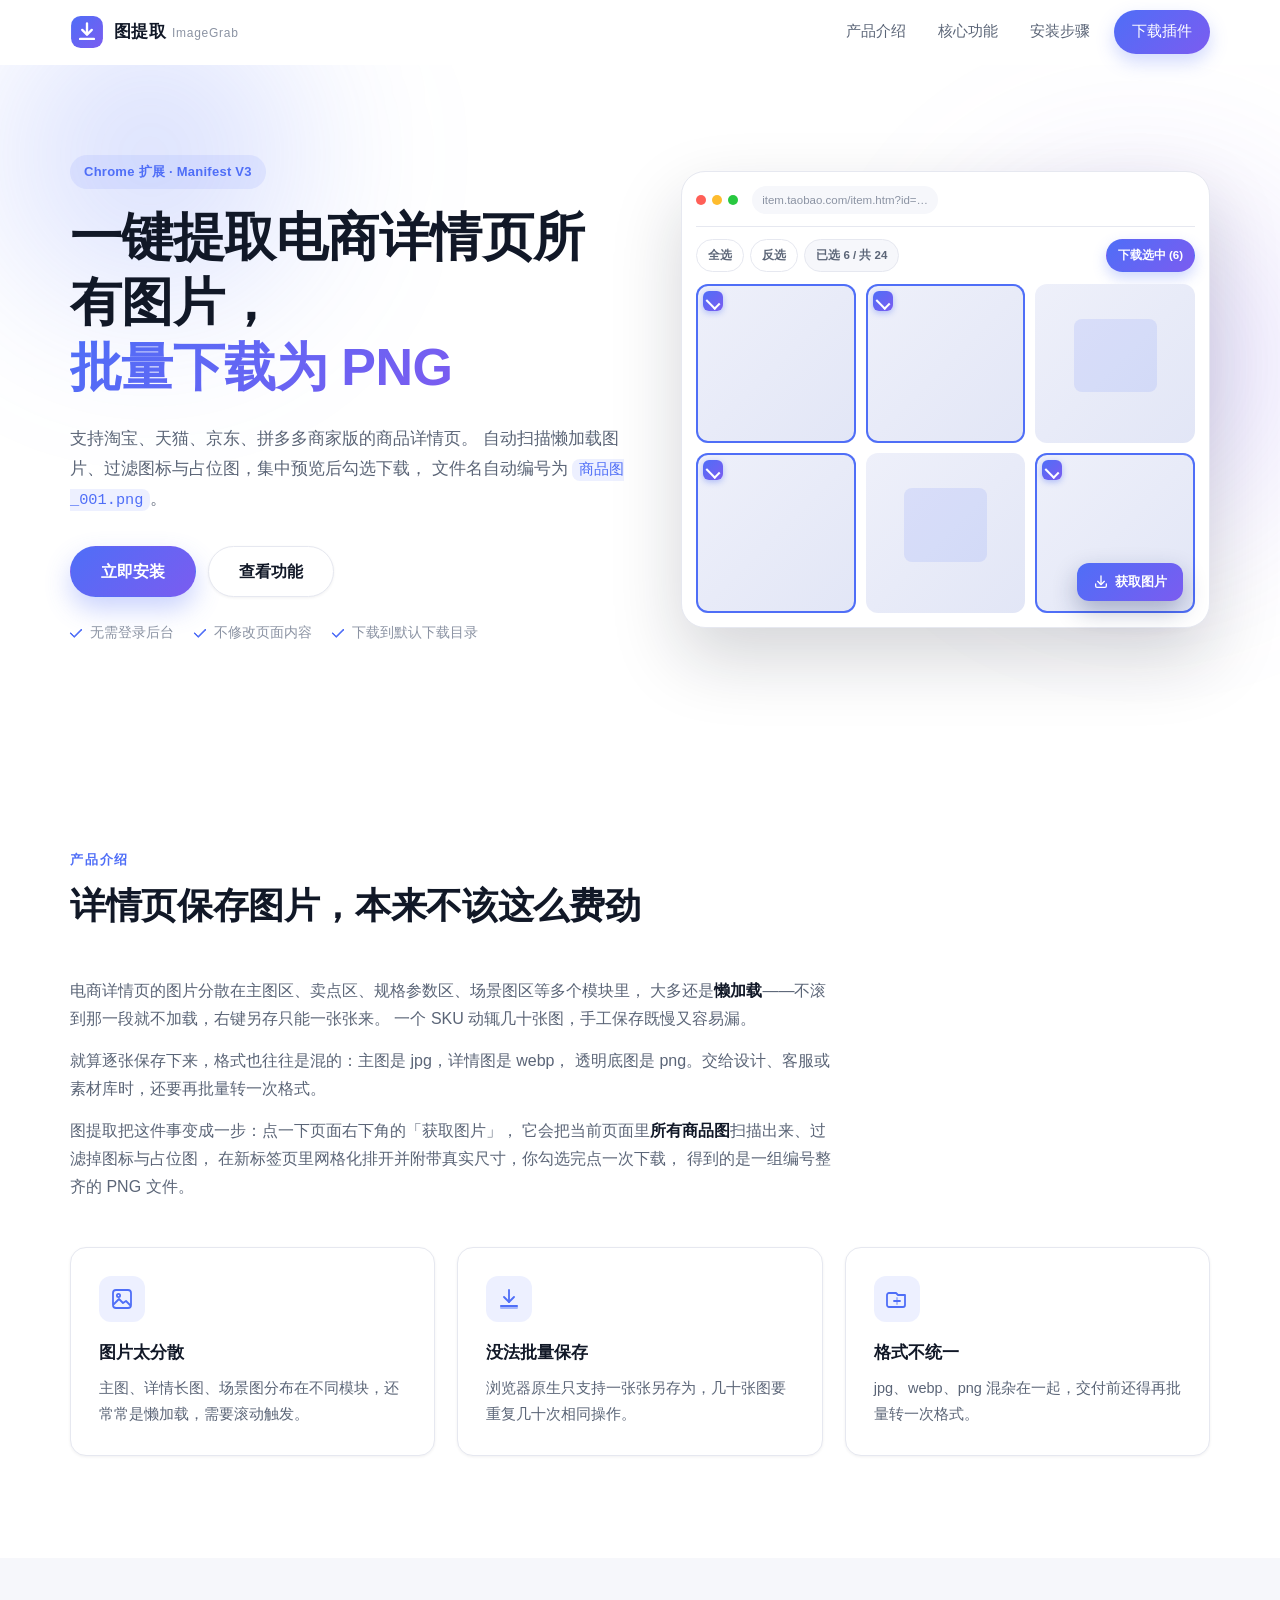
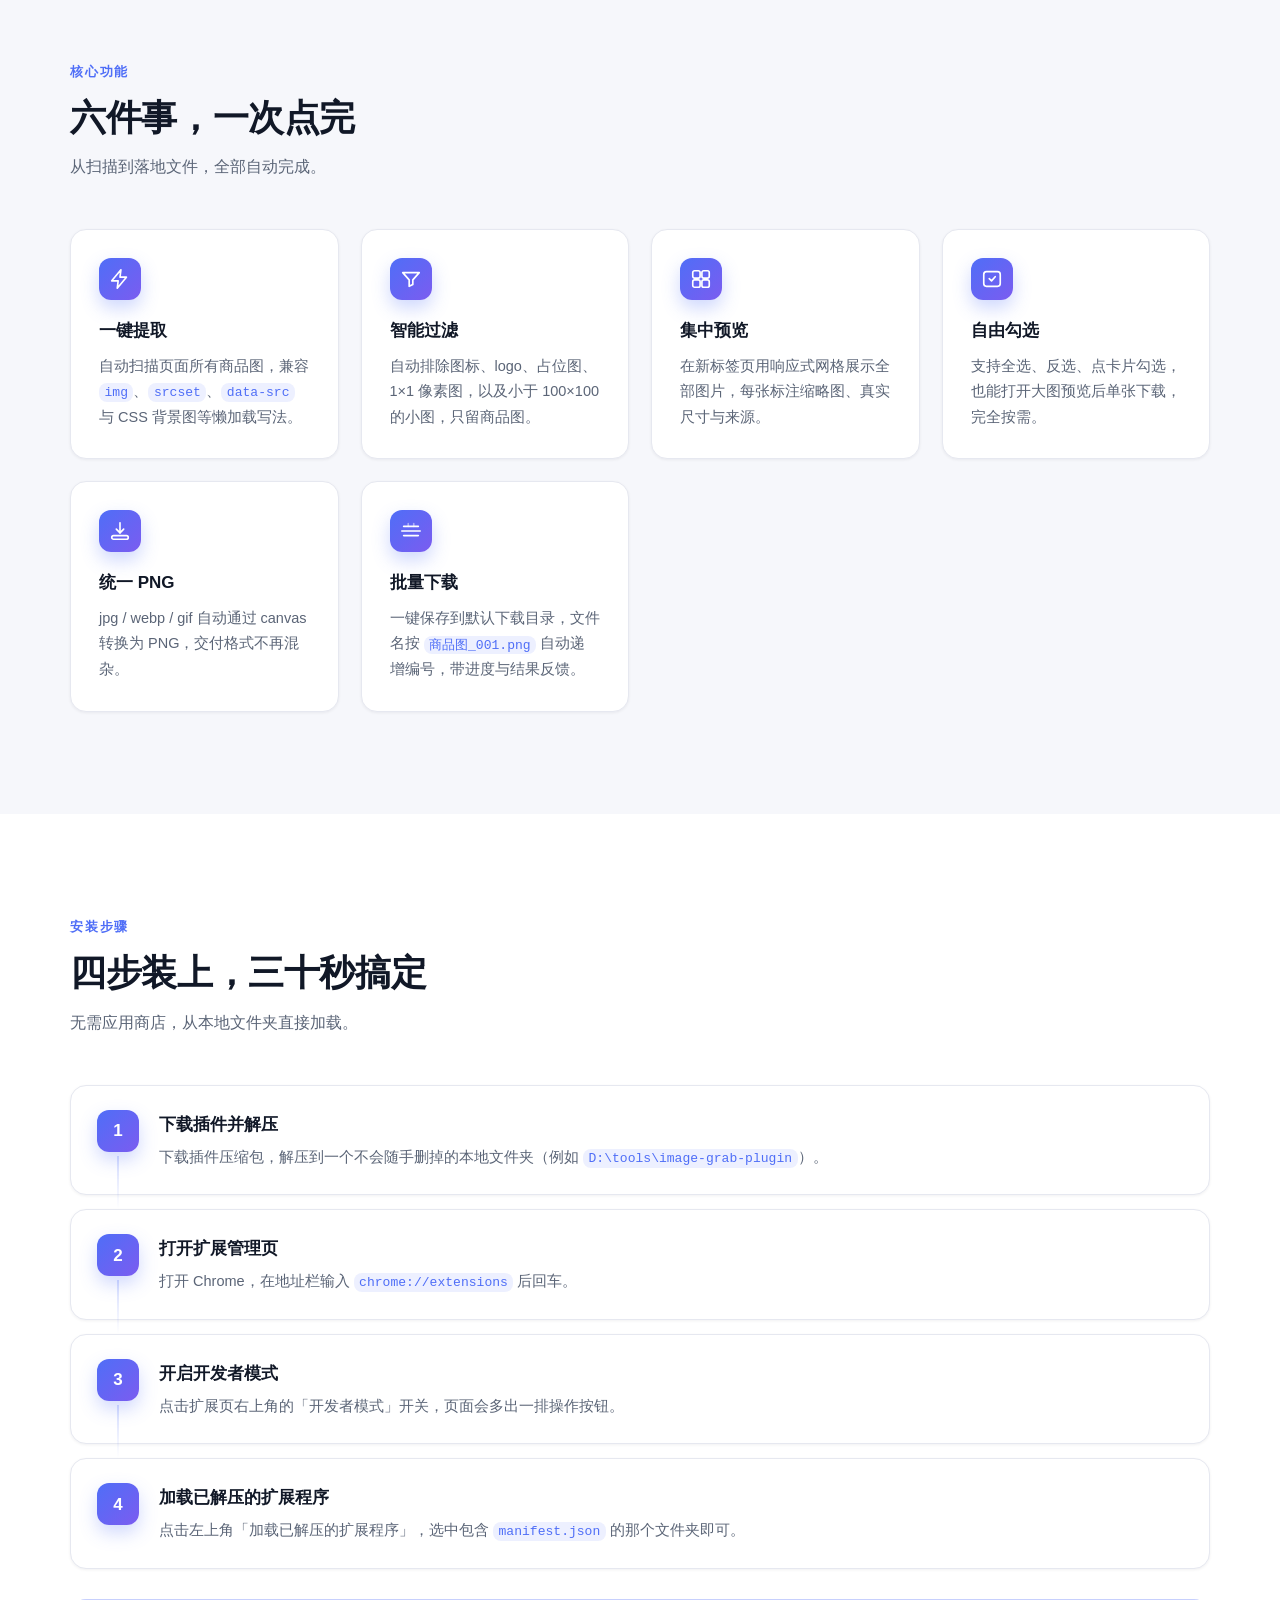
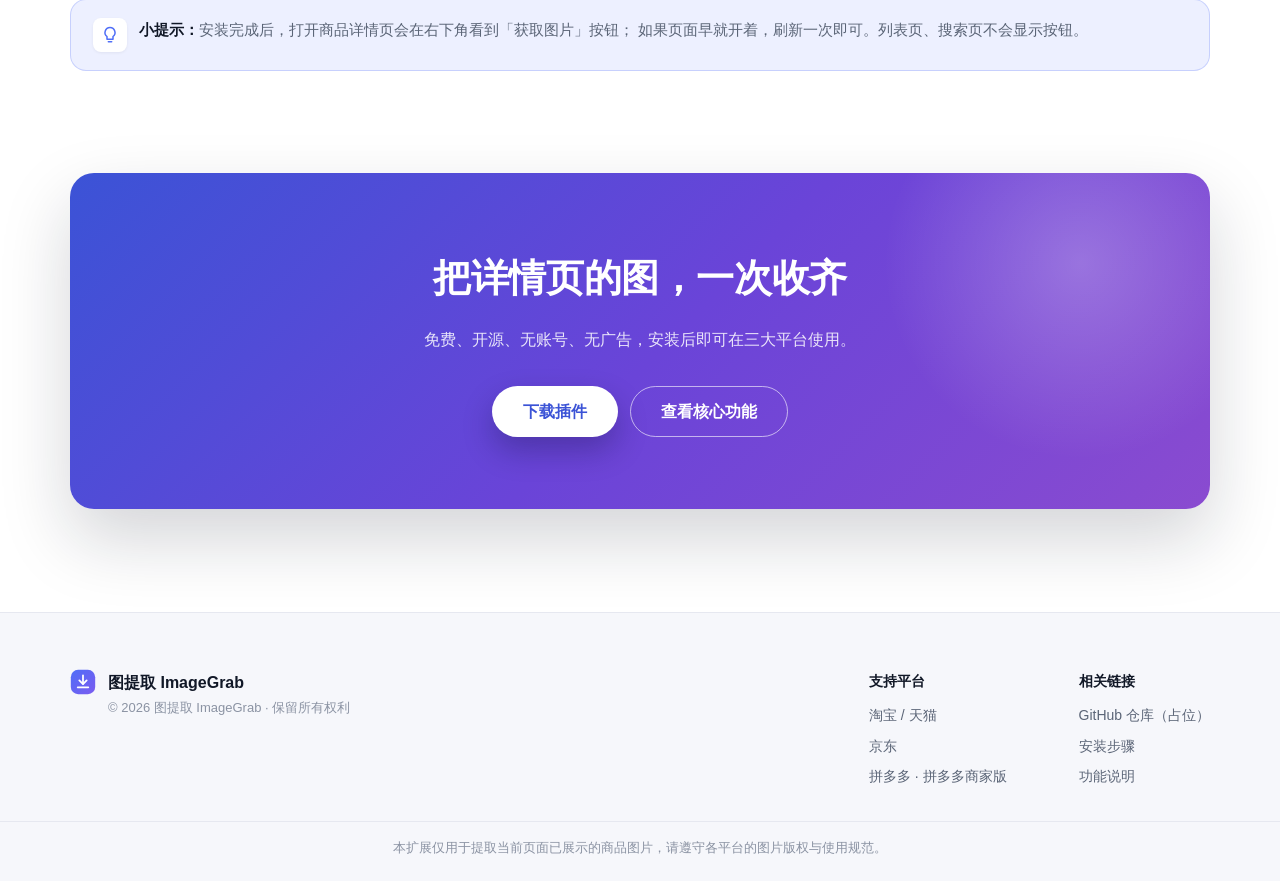
<file: docs/index.html>
<!DOCTYPE html>
<html lang="zh-CN">
<head>
  <meta charset="utf-8">
  <meta name="viewport" content="width=device-width, initial-scale=1">
  <title>图提取 ImageGrab · 一键提取电商详情页所有图片，批量下载为 PNG</title>
  <meta name="description" content="图提取 ImageGrab 是一款 Chrome 扩展：在淘宝、天猫、京东、拼多多商家版的商品详情页一键提取所有商品图片，支持智能过滤、集中预览、自由勾选与批量下载为 PNG。">
  <!-- 站点图标：内联 SVG 文件，不依赖任何外部资源 -->
  <link rel="icon" href="assets/logo.svg" type="image/svg+xml">
  <link rel="stylesheet" href="css/style.css">
</head>
<body>
  <a class="skip-link" href="#main">跳到主要内容</a>

  <!-- ==================== 1. 顶部导航栏 ==================== -->
  <header class="navbar" id="navbar">
    <div class="navbar__inner container">
      <!-- Logo：内联 SVG + 产品名 -->
      <a class="brand" href="#top" aria-label="图提取 ImageGrab 首页">
        <span class="brand__logo" aria-hidden="true">
          <svg viewBox="0 0 32 32" width="34" height="34" role="img">
            <defs>
              <linearGradient id="navBrandGrad" x1="0" y1="0" x2="1" y2="1">
                <stop offset="0%" stop-color="#4f6ef7"/>
                <stop offset="100%" stop-color="#7b5cf0"/>
              </linearGradient>
            </defs>
            <rect x="1" y="1" width="30" height="30" rx="9" fill="url(#navBrandGrad)"/>
            <path d="M16 8v10" stroke="#fff" stroke-width="2.2" stroke-linecap="round"/>
            <path d="m11.5 14 4.5 4.5 4.5-4.5" fill="none" stroke="#fff"
                  stroke-width="2.2" stroke-linecap="round" stroke-linejoin="round"/>
            <path d="M9.5 22.5h13" stroke="#fff" stroke-width="2.2" stroke-linecap="round"/>
          </svg>
        </span>
        <span class="brand__text">
          <strong class="brand__name">图提取</strong>
          <em class="brand__en">ImageGrab</em>
        </span>
      </a>

      <!-- 桌面端锚点导航 / 移动端汉堡菜单 -->
      <button class="nav-toggle" id="navToggle" type="button"
              aria-label="展开导航菜单" aria-controls="navMenu" aria-expanded="false">
        <span class="nav-toggle__bar"></span>
        <span class="nav-toggle__bar"></span>
        <span class="nav-toggle__bar"></span>
      </button>

      <nav class="nav" id="navMenu" aria-label="主导航">
        <ul class="nav__list">
          <li><a class="nav__link" href="#about">产品介绍</a></li>
          <li><a class="nav__link" href="#features">核心功能</a></li>
          <li><a class="nav__link" href="#install">安装步骤</a></li>
          <li><a class="nav__link nav__link--cta" href="#download">下载插件</a></li>
        </ul>
      </nav>
    </div>
  </header>

  <main id="main">
    <!-- ==================== 2. Hero 首屏 ==================== -->
    <section class="hero" id="top">
      <div class="hero__glow hero__glow--a" aria-hidden="true"></div>
      <div class="hero__glow hero__glow--b" aria-hidden="true"></div>

      <div class="hero__inner container">
        <div class="hero__copy reveal">
          <p class="hero__eyebrow">Chrome 扩展 · Manifest V3</p>
          <h1 class="hero__title">
            一键提取电商详情页所有图片，<br class="only-desktop">
            <span class="text-grad">批量下载为 PNG</span>
          </h1>
          <p class="hero__sub">
            支持淘宝、天猫、京东、拼多多商家版的商品详情页。
            自动扫描懒加载图片、过滤图标与占位图，集中预览后勾选下载，
            文件名自动编号为 <code>商品图_001.png</code>。
          </p>

          <div class="hero__actions">
            <!-- 主按钮：滚动到安装步骤 -->
            <a class="btn btn--primary btn--lg" href="#install">立即安装</a>
            <!-- 次按钮：滚动到核心功能 -->
            <a class="btn btn--ghost btn--lg" href="#features">查看功能</a>
          </div>

          <ul class="hero__facts">
            <li>无需登录后台</li>
            <li>不修改页面内容</li>
            <li>下载到默认下载目录</li>
          </ul>
        </div>

        <!-- 插件界面示意图：纯 CSS + 内联 SVG 绘制，无任何外部图片 -->
        <div class="hero__mock reveal">
          <div class="mock" role="img"
               aria-label="示意图：商品详情页右下角出现「获取图片」按钮，点击后打开图片画廊并勾选下载">
            <!-- 模拟浏览器窗口 -->
            <div class="mock__window">
              <div class="mock__bar">
                <span class="mock__dot"></span>
                <span class="mock__dot"></span>
                <span class="mock__dot"></span>
                <span class="mock__url">item.taobao.com/item.htm?id=…</span>
              </div>

              <div class="mock__toolbar">
                <span class="mock__chip">全选</span>
                <span class="mock__chip">反选</span>
                <span class="mock__chip mock__chip--count">已选 6 / 共 24</span>
                <span class="mock__chip mock__chip--primary">下载选中 (6)</span>
              </div>

              <div class="mock__grid" aria-hidden="true">
                <!-- 6 个图片占位，其中 4 个带勾选态 -->
                <span class="mock__cell is-checked"></span>
                <span class="mock__cell is-checked"></span>
                <span class="mock__cell"></span>
                <span class="mock__cell is-checked"></span>
                <span class="mock__cell"></span>
                <span class="mock__cell is-checked"></span>
              </div>

              <!-- 模拟详情页右下角的悬浮按钮 -->
              <button class="mock__float" type="button" tabindex="-1" aria-hidden="true">
                <svg viewBox="0 0 24 24" width="16" height="16" fill="none" stroke="currentColor"
                     stroke-width="2" stroke-linecap="round" stroke-linejoin="round" aria-hidden="true">
                  <path d="M4 15v3a2 2 0 0 0 2 2h12a2 2 0 0 0 2-2v-3"/>
                  <path d="M12 3v12"/><path d="m7 11 5 5 5-5"/>
                </svg>
                获取图片
              </button>
            </div>
          </div>
        </div>
      </div>
    </section>

    <!-- ==================== 3. 产品介绍 ==================== -->
    <section class="section" id="about">
      <div class="container">
        <header class="section__head reveal">
          <p class="section__eyebrow">产品介绍</p>
          <h2 class="section__title">详情页保存图片，本来不该这么费劲</h2>
        </header>

        <div class="prose reveal">
          <p>
            电商详情页的图片分散在主图区、卖点区、规格参数区、场景图区等多个模块里，
            大多还是<strong>懒加载</strong>——不滚到那一段就不加载，右键另存只能一张张来。
            一个 SKU 动辄几十张图，手工保存既慢又容易漏。
          </p>
          <p>
            就算逐张保存下来，格式也往往是混的：主图是 jpg，详情图是 webp，
            透明底图是 png。交给设计、客服或素材库时，还要再批量转一次格式。
          </p>
          <p>
            图提取把这件事变成一步：点一下页面右下角的「获取图片」，
            它会把当前页面里<strong>所有商品图</strong>扫描出来、过滤掉图标与占位图，
            在新标签页里网格化排开并附带真实尺寸，你勾选完点一次下载，
            得到的是一组编号整齐的 PNG 文件。
          </p>
        </div>

        <div class="grid grid--3">
          <article class="icard reveal">
            <span class="icard__icon" aria-hidden="true">
              <svg viewBox="0 0 24 24" width="24" height="24" fill="none" stroke="currentColor"
                   stroke-width="1.8" stroke-linecap="round" stroke-linejoin="round">
                <rect x="3" y="3" width="18" height="18" rx="3"/>
                <circle cx="8.5" cy="8.5" r="1.6"/>
                <path d="m4 17 5-5 4 4 3-2 4 4"/>
              </svg>
            </span>
            <h3 class="icard__title">图片太分散</h3>
            <p class="icard__desc">主图、详情长图、场景图分布在不同模块，还常常是懒加载，需要滚动触发。</p>
          </article>

          <article class="icard reveal">
            <span class="icard__icon" aria-hidden="true">
              <svg viewBox="0 0 24 24" width="24" height="24" fill="none" stroke="currentColor"
                   stroke-width="1.8" stroke-linecap="round" stroke-linejoin="round">
                <path d="M12 3v12"/><path d="m7 10 5 5 5-5"/>
                <path d="M4 19h16"/>
                <path d="M4 19v2h16v-2" opacity=".45"/>
              </svg>
            </span>
            <h3 class="icard__title">没法批量保存</h3>
            <p class="icard__desc">浏览器原生只支持一张张另存为，几十张图要重复几十次相同操作。</p>
          </article>

          <article class="icard reveal">
            <span class="icard__icon" aria-hidden="true">
              <svg viewBox="0 0 24 24" width="24" height="24" fill="none" stroke="currentColor"
                   stroke-width="1.8" stroke-linecap="round" stroke-linejoin="round">
                <path d="M4 6h7l2 2h7v10a2 2 0 0 1-2 2H4a2 2 0 0 1-2-2V8a2 2 0 0 1 2-2z"/>
                <path d="M9 14h6"/><path d="M12 11v6" opacity=".45"/>
              </svg>
            </span>
            <h3 class="icard__title">格式不统一</h3>
            <p class="icard__desc">jpg、webp、png 混杂在一起，交付前还得再批量转一次格式。</p>
          </article>
        </div>
      </div>
    </section>

    <!-- ==================== 4. 核心功能 ==================== -->
    <section class="section section--soft" id="features">
      <div class="container">
        <header class="section__head reveal">
          <p class="section__eyebrow">核心功能</p>
          <h2 class="section__title">六件事，一次点完</h2>
          <p class="section__sub">从扫描到落地文件，全部自动完成。</p>
        </header>

        <div class="grid grid--3">
          <article class="fcard reveal">
            <span class="fcard__icon" aria-hidden="true">
              <svg viewBox="0 0 24 24" width="22" height="22" fill="none" stroke="currentColor"
                   stroke-width="1.8" stroke-linecap="round" stroke-linejoin="round">
                <path d="M13 2 3 14h7l-1 8 10-12h-7z"/>
              </svg>
            </span>
            <h3 class="fcard__title">一键提取</h3>
            <p class="fcard__desc">自动扫描页面所有商品图，兼容 <code>img</code>、<code>srcset</code>、<code>data-src</code> 与 CSS 背景图等懒加载写法。</p>
          </article>

          <article class="fcard reveal">
            <span class="fcard__icon" aria-hidden="true">
              <svg viewBox="0 0 24 24" width="22" height="22" fill="none" stroke="currentColor"
                   stroke-width="1.8" stroke-linecap="round" stroke-linejoin="round">
                <path d="M3 5h18l-7 8v5l-4 2v-7z"/>
              </svg>
            </span>
            <h3 class="fcard__title">智能过滤</h3>
            <p class="fcard__desc">自动排除图标、logo、占位图、1×1 像素图，以及小于 100×100 的小图，只留商品图。</p>
          </article>

          <article class="fcard reveal">
            <span class="fcard__icon" aria-hidden="true">
              <svg viewBox="0 0 24 24" width="22" height="22" fill="none" stroke="currentColor"
                   stroke-width="1.8" stroke-linecap="round" stroke-linejoin="round">
                <rect x="3" y="3" width="8" height="8" rx="2"/>
                <rect x="13" y="3" width="8" height="8" rx="2"/>
                <rect x="3" y="13" width="8" height="8" rx="2"/>
                <rect x="13" y="13" width="8" height="8" rx="2"/>
              </svg>
            </span>
            <h3 class="fcard__title">集中预览</h3>
            <p class="fcard__desc">在新标签页用响应式网格展示全部图片，每张标注缩略图、真实尺寸与来源。</p>
          </article>

          <article class="fcard reveal">
            <span class="fcard__icon" aria-hidden="true">
              <svg viewBox="0 0 24 24" width="22" height="22" fill="none" stroke="currentColor"
                   stroke-width="1.8" stroke-linecap="round" stroke-linejoin="round">
                <path d="M9 11.5 11.5 14l4-4.5"/>
                <rect x="3" y="4" width="18" height="16" rx="3"/>
              </svg>
            </span>
            <h3 class="fcard__title">自由勾选</h3>
            <p class="fcard__desc">支持全选、反选、点卡片勾选，也能打开大图预览后单张下载，完全按需。</p>
          </article>

          <article class="fcard reveal">
            <span class="fcard__icon" aria-hidden="true">
              <svg viewBox="0 0 24 24" width="22" height="22" fill="none" stroke="currentColor"
                   stroke-width="1.8" stroke-linecap="round" stroke-linejoin="round">
                <path d="M12 3v11"/><path d="m8 10 4 4 4-4"/>
                <rect x="3" y="17" width="18" height="4" rx="2"/>
              </svg>
            </span>
            <h3 class="fcard__title">统一 PNG</h3>
            <p class="fcard__desc">jpg / webp / gif 自动通过 canvas 转换为 PNG，交付格式不再混杂。</p>
          </article>

          <article class="fcard reveal">
            <span class="fcard__icon" aria-hidden="true">
              <svg viewBox="0 0 24 24" width="22" height="22" fill="none" stroke="currentColor"
                   stroke-width="1.8" stroke-linecap="round" stroke-linejoin="round">
                <path d="M4 7h16"/><path d="M2 12h20"/><path d="M4 17h16"/>
                <path d="M9 4v3" opacity=".45"/><path d="M15 4v3" opacity=".45"/>
              </svg>
            </span>
            <h3 class="fcard__title">批量下载</h3>
            <p class="fcard__desc">一键保存到默认下载目录，文件名按 <code>商品图_001.png</code> 自动递增编号，带进度与结果反馈。</p>
          </article>
        </div>
      </div>
    </section>

    <!-- ==================== 5. 安装步骤 ==================== -->
    <section class="section" id="install">
      <div class="container">
        <header class="section__head reveal">
          <p class="section__eyebrow">安装步骤</p>
          <h2 class="section__title">四步装上，三十秒搞定</h2>
          <p class="section__sub">无需应用商店，从本地文件夹直接加载。</p>
        </header>

        <ol class="steps">
          <li class="step reveal">
            <span class="step__num" aria-hidden="true">1</span>
            <div class="step__body">
              <h3 class="step__title">下载插件并解压</h3>
              <p class="step__desc">下载插件压缩包，解压到一个不会随手删掉的本地文件夹（例如 <code>D:\tools\image-grab-plugin</code>）。</p>
            </div>
          </li>

          <li class="step reveal">
            <span class="step__num" aria-hidden="true">2</span>
            <div class="step__body">
              <h3 class="step__title">打开扩展管理页</h3>
              <p class="step__desc">打开 Chrome，在地址栏输入 <code>chrome://extensions</code> 后回车。</p>
            </div>
          </li>

          <li class="step reveal">
            <span class="step__num" aria-hidden="true">3</span>
            <div class="step__body">
              <h3 class="step__title">开启开发者模式</h3>
              <p class="step__desc">点击扩展页右上角的「开发者模式」开关，页面会多出一排操作按钮。</p>
            </div>
          </li>

          <li class="step reveal">
            <span class="step__num" aria-hidden="true">4</span>
            <div class="step__body">
              <h3 class="step__title">加载已解压的扩展程序</h3>
              <p class="step__desc">点击左上角「加载已解压的扩展程序」，选中包含 <code>manifest.json</code> 的那个文件夹即可。</p>
            </div>
          </li>
        </ol>

        <aside class="tip reveal">
          <span class="tip__icon" aria-hidden="true">
            <svg viewBox="0 0 24 24" width="20" height="20" fill="none" stroke="currentColor"
                 stroke-width="1.8" stroke-linecap="round" stroke-linejoin="round">
              <path d="M12 3a6 6 0 0 0-3.6 10.8V17h7.2v-3.2A6 6 0 0 0 12 3z"/>
              <path d="M10 20h4"/>
            </svg>
          </span>
          <p class="tip__text">
            <strong>小提示：</strong>安装完成后，打开商品详情页会在右下角看到「获取图片」按钮；
            如果页面早就开着，刷新一次即可。列表页、搜索页不会显示按钮。
          </p>
        </aside>
      </div>
    </section>

    <!-- ==================== 6. 底部 CTA ==================== -->
    <section class="cta" id="download">
      <div class="container">
        <div class="cta__card reveal">
          <div class="cta__glow" aria-hidden="true"></div>
          <h2 class="cta__title">把详情页的图，一次收齐</h2>
          <p class="cta__desc">免费、开源、无账号、无广告，安装后即可在三大平台使用。</p>
          <div class="cta__actions">
            <!-- 本插件以「加载已解压的扩展程序」方式安装，没有安装包可下载，
                 所以主按钮直接锚定到安装步骤；若日后上架商店，把 href 换成真实地址即可 -->
            <a class="btn btn--primary btn--lg" href="#install">下载插件</a>
            <a class="btn btn--outline btn--lg" href="#features">查看核心功能</a>
          </div>
        </div>
      </div>
    </section>
  </main>

  <!-- ==================== Footer ==================== -->
  <footer class="footer">
    <div class="container footer__inner">
      <div class="footer__brand">
        <span class="footer__logo" aria-hidden="true">
          <svg viewBox="0 0 32 32" width="26" height="26" role="img">
            <defs>
              <linearGradient id="footBrandGrad" x1="0" y1="0" x2="1" y2="1">
                <stop offset="0%" stop-color="#4f6ef7"/>
                <stop offset="100%" stop-color="#7b5cf0"/>
              </linearGradient>
            </defs>
            <rect x="1" y="1" width="30" height="30" rx="9" fill="url(#footBrandGrad)"/>
            <path d="M16 8v10" stroke="#fff" stroke-width="2.2" stroke-linecap="round"/>
            <path d="m11.5 14 4.5 4.5 4.5-4.5" fill="none" stroke="#fff"
                  stroke-width="2.2" stroke-linecap="round" stroke-linejoin="round"/>
            <path d="M9.5 22.5h13" stroke="#fff" stroke-width="2.2" stroke-linecap="round"/>
          </svg>
        </span>
        <div>
          <p class="footer__name">图提取 ImageGrab</p>
          <p class="footer__copy">© 2026 图提取 ImageGrab · 保留所有权利</p>
        </div>
      </div>

      <div class="footer__cols">
        <div class="footer__col">
          <h3 class="footer__col-title">支持平台</h3>
          <ul class="footer__list">
            <li>淘宝 / 天猫</li>
            <li>京东</li>
            <li>拼多多 · 拼多多商家版</li>
          </ul>
        </div>

        <div class="footer__col">
          <h3 class="footer__col-title">相关链接</h3>
          <ul class="footer__list">
            <!-- GitHub 仓库是占位链接：项目仓库尚未公开，这里不做成会跳到 404 的外链，
                 上线前把 href 换成真实仓库地址，并去掉文案里的「（占位）」与 title 提示 -->
            <li><a href="#" title="占位链接：项目仓库尚未公开，上线前替换为真实地址">GitHub 仓库（占位）</a></li>
            <li><a href="#install">安装步骤</a></li>
            <li><a href="#features">功能说明</a></li>
          </ul>
        </div>
      </div>
    </div>

    <div class="footer__bottom">
      <p>本扩展仅用于提取当前页面已展示的商品图片，请遵守各平台的图片版权与使用规范。</p>
    </div>
  </footer>

  <!-- 脚本：普通外部脚本，无框架、无 CDN -->
  <script src="js/main.js" defer></script>

  <!-- 若浏览器禁用了 JS，则让所有滚动动画元素直接可见，避免内容空白 -->
  <noscript>
    <style>
      .reveal { opacity: 1 !important; transform: none !important; }
      .nav { position: static; }
      .nav__list { display: flex !important; }
    </style>
  </noscript>
</body>
</html>
</file>
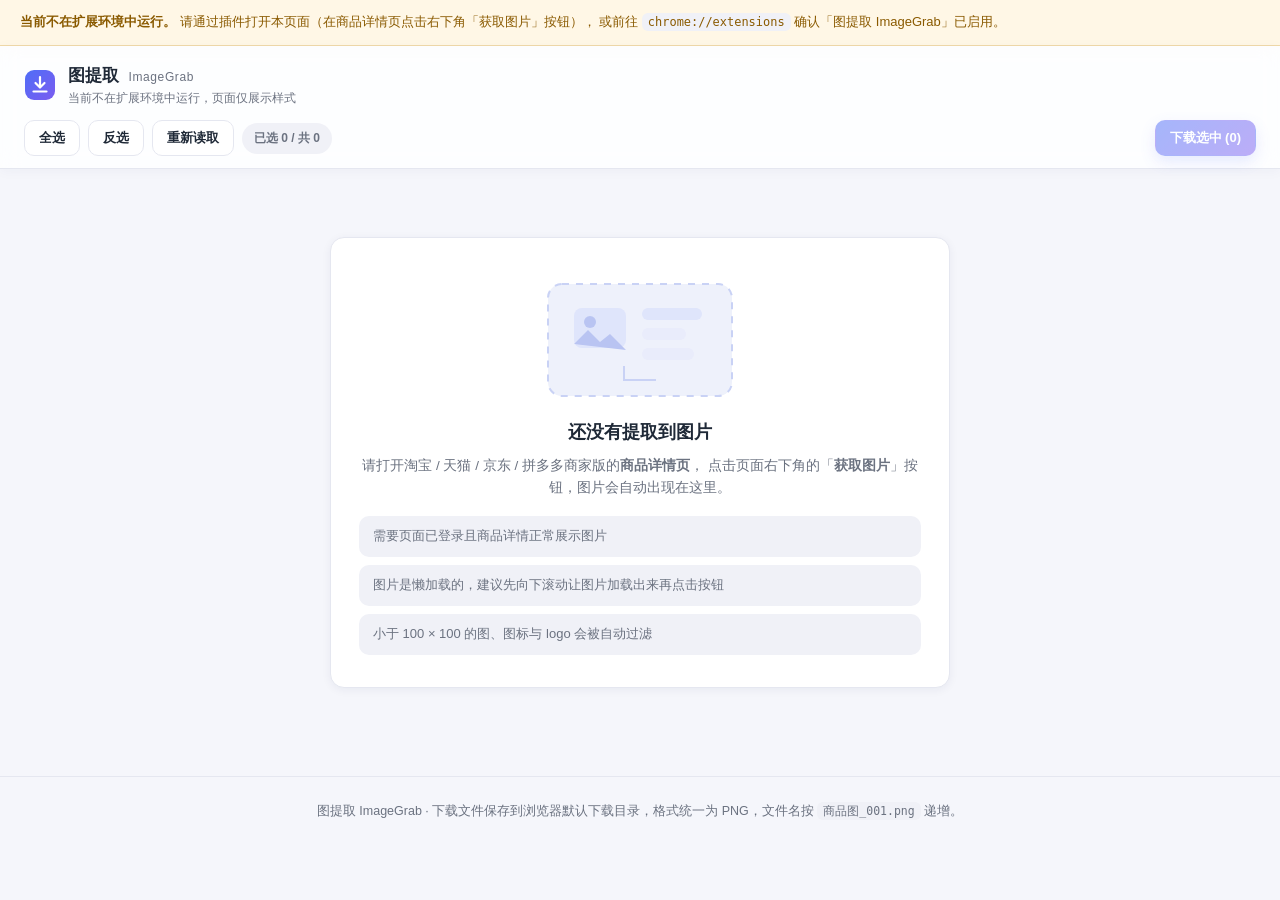
<file: gallery.html>
<!DOCTYPE html>
<html lang="zh-CN">
<head>
  <meta charset="utf-8">
  <meta name="viewport" content="width=device-width, initial-scale=1">
  <title>图提取 ImageGrab · 图片预览与下载</title>
  <link rel="stylesheet" href="gallery.css">
</head>
<body>
  <!-- ==================== 环境提示（非扩展环境打开时显示） ==================== -->
  <div class="env-warning" id="envWarning" hidden>
    <strong>当前不在扩展环境中运行。</strong>
    请通过插件打开本页面（在商品详情页点击右下角「获取图片」按钮），
    或前往 <code>chrome://extensions</code> 确认「图提取 ImageGrab」已启用。
  </div>

  <!-- ==================== 顶部栏：来源信息 + 工具栏 ==================== -->
  <header class="app-header">
    <div class="app-header__top">
      <div class="brand">
        <!-- 内联 SVG 图标，不依赖任何外部图片 -->
        <span class="brand__logo" aria-hidden="true">
          <svg viewBox="0 0 32 32" width="32" height="32" role="img">
            <defs>
              <linearGradient id="brandGrad" x1="0" y1="0" x2="1" y2="1">
                <stop offset="0%" stop-color="#4f6ef7"/>
                <stop offset="100%" stop-color="#7b5cf0"/>
              </linearGradient>
            </defs>
            <rect x="1" y="1" width="30" height="30" rx="9" fill="url(#brandGrad)"/>
            <path d="M16 8v10" stroke="#fff" stroke-width="2.2" stroke-linecap="round"/>
            <path d="m11.5 14 4.5 4.5 4.5-4.5" fill="none" stroke="#fff"
                  stroke-width="2.2" stroke-linecap="round" stroke-linejoin="round"/>
            <path d="M9.5 22.5h13" stroke="#fff" stroke-width="2.2" stroke-linecap="round"/>
          </svg>
        </span>
        <div class="brand__text">
          <h1 class="brand__title">图提取 <span class="brand__en">ImageGrab</span></h1>
          <p class="brand__sub" id="sourceInfo">正在读取来源页面信息…</p>
        </div>
      </div>

      <span class="badge" id="platformBadge" hidden></span>
    </div>

    <!-- 工具栏：全选 / 反选 / 已选数量 / 下载 -->
    <div class="toolbar">
      <div class="toolbar__group">
        <button id="selectAllBtn" class="btn btn--ghost" type="button">全选</button>
        <button id="invertBtn" class="btn btn--ghost" type="button">反选</button>
        <button id="reloadBtn" class="btn btn--ghost" type="button">重新读取</button>
        <span class="counter" id="counter" aria-live="polite">已选 0 / 共 0</span>
      </div>

      <div class="toolbar__group">
        <button id="retryBtn" class="btn btn--ghost" type="button" hidden>重试失败项</button>
        <button id="downloadBtn" class="btn btn--primary" type="button" disabled>下载选中 (0)</button>
      </div>
    </div>

    <!-- 下载进度 -->
    <div class="progress" id="progressWrap" hidden>
      <div class="progress__bar">
        <div class="progress__fill" id="progressFill"></div>
      </div>
      <span class="progress__text" id="progressText">0 / 0</span>
    </div>
  </header>

  <!-- ==================== 主体 ==================== -->
  <main class="app-main">
    <!-- 结果横幅（下载完成 / 出错提示） -->
    <div class="banner" id="resultBanner" hidden role="status" aria-live="polite"></div>

    <!-- 空状态：未提取到任何图片 -->
    <section class="empty" id="emptyState" hidden>
      <div class="empty__art" aria-hidden="true">
        <svg viewBox="0 0 200 140" width="200" height="140" role="img">
          <rect x="8" y="14" width="184" height="112" rx="14" fill="#eef1fb"
                stroke="#c9d2f5" stroke-width="2" stroke-dasharray="7 7"/>
          <rect x="34" y="38" width="52" height="40" rx="8" fill="#dfe5fb"/>
          <circle cx="50" cy="52" r="6" fill="#b9c4f2"/>
          <path d="M34 74l14-14 12 12 10-8 16 16z" fill="#b9c4f2"/>
          <rect x="102" y="38" width="60" height="12" rx="6" fill="#dfe5fb"/>
          <rect x="102" y="58" width="44" height="12" rx="6" fill="#e9ecfb"/>
          <rect x="102" y="78" width="52" height="12" rx="6" fill="#e9ecfb"/>
          <path d="M84 96v14h32" fill="none" stroke="#c9d2f5" stroke-width="2"/>
        </svg>
      </div>
      <h2 class="empty__title">还没有提取到图片</h2>
      <p class="empty__desc">
        请打开淘宝 / 天猫 / 京东 / 拼多多商家版的<strong>商品详情页</strong>，
        点击页面右下角的「<strong>获取图片</strong>」按钮，图片会自动出现在这里。
      </p>
      <ul class="empty__tips">
        <li>需要页面已登录且商品详情正常展示图片</li>
        <li>图片是懒加载的，建议先向下滚动让图片加载出来再点击按钮</li>
        <li>小于 100 × 100 的图、图标与 logo 会被自动过滤</li>
      </ul>
    </section>

    <!-- 图片网格 -->
    <section class="gallery" id="gallery" aria-label="提取到的商品图片"></section>

    <!-- 下载日志 -->
    <section class="log" id="logWrap" hidden>
      <div class="log__head">
        <h2 class="log__title">下载日志</h2>
        <button id="clearLogBtn" class="btn btn--link" type="button">清空</button>
      </div>
      <ul class="log__list" id="logList"></ul>
    </section>
  </main>

  <footer class="app-footer">
    <p>图提取 ImageGrab · 下载文件保存到浏览器默认下载目录，格式统一为 PNG，文件名按 <code>商品图_001.png</code> 递增。</p>
  </footer>

  <!-- ==================== 大图预览（Lightbox） ==================== -->
  <div class="lightbox" id="lightbox" hidden role="dialog" aria-modal="true" aria-label="图片大图预览">
    <div class="lightbox__backdrop" id="lightboxBackdrop"></div>
    <div class="lightbox__panel">
      <img class="lightbox__img" id="lightboxImg" alt="大图预览" referrerpolicy="no-referrer">
      <div class="lightbox__info" id="lightboxInfo"></div>
      <div class="lightbox__actions">
        <button id="lightboxToggle" class="btn btn--ghost" type="button">选中此图</button>
        <button id="lightboxDownload" class="btn btn--primary" type="button">下载此图</button>
        <button id="lightboxClose" class="btn btn--ghost" type="button">关闭（Esc）</button>
      </div>
    </div>
  </div>

  <!-- 轻提示 -->
  <div class="toast-area" id="toastArea" aria-live="polite"></div>

  <!-- 外部脚本：MV3 的内容安全策略禁止内联脚本，必须用 src 引入 -->
  <script src="gallery.js" defer></script>
</body>
</html>
</file>
<file: docs/css/style.css>
/**
 * style.css —— 图提取 ImageGrab 官网全站样式
 *
 * 分区索引：
 *   01 变量（:root）
 *   02 基础重置与排版
 *   03 通用组件（按钮 / 标签 / 卡片网格）
 *   04 导航栏
 *   05 Hero 首屏 + 插件界面示意图
 *   06 区块通用样式
 *   07 产品介绍（图标卡片 + 正文）
 *   08 核心功能卡片
 *   09 安装步骤时间线 + 提示卡
 *   10 底部 CTA
 *   11 Footer
 *   12 滚动进入动画
 *   13 响应式（≥1024 / 768~1023 / <768 / <400）
 */

/* ============================================================
   01 变量
   ============================================================ */
:root {
  /* 主色调（改这里即可整体换肤） */
  --primary: #4f6ef7;
  --primary-2: #7b5cf0;
  --primary-grad: linear-gradient(135deg, #4f6ef7 0%, #7b5cf0 100%);
  --primary-soft: rgba(79, 110, 247, 0.1);
  --primary-line: rgba(79, 110, 247, 0.24);

  /* 中性色 */
  --bg: #ffffff;
  --bg-soft: #f6f7fb;
  --surface: #ffffff;
  --border: #e6e8f0;
  --text: #111827;
  --text-dim: #5b6577;
  --text-mute: #8b93a3;

  /* 圆角 */
  --radius-xs: 8px;
  --radius-sm: 12px;
  --radius: 16px;
  --radius-lg: 24px;
  --radius-pill: 999px;

  /* 阴影 */
  --shadow-xs: 0 1px 3px rgba(17, 24, 39, 0.06);
  --shadow-sm: 0 4px 14px rgba(17, 24, 39, 0.06);
  --shadow: 0 14px 34px rgba(17, 24, 39, 0.1);
  --shadow-lg: 0 30px 70px rgba(17, 24, 39, 0.18);

  /* 间距与尺寸 */
  --space-1: 8px;
  --space-2: 12px;
  --space-3: 16px;
  --space-4: 24px;
  --space-5: 32px;
  --space-6: 48px;
  --space-section: clamp(56px, 8vw, 104px);

  --maxw: 1140px;
  --nav-h: 64px;

  /* 过渡 */
  --transition: 0.25s ease;
  --transition-slow: 0.5s ease;
}

/* ============================================================
   02 基础重置与排版
   ============================================================ */
*,
*::before,
*::after {
  box-sizing: border-box;
}

html {
  scroll-behavior: smooth;
  -webkit-text-size-adjust: 100%;
}

body {
  margin: 0;
  background: var(--bg);
  color: var(--text);
  font-family: -apple-system, BlinkMacSystemFont, "Segoe UI", "PingFang SC",
    "Hiragino Sans GB", "Microsoft YaHei", "Helvetica Neue", Arial, sans-serif;
  font-size: clamp(15px, 1.6vw, 16px);
  line-height: 1.75;
  -webkit-font-smoothing: antialiased;
  overflow-x: hidden;
}

h1,
h2,
h3,
p,
ul,
ol,
figure {
  margin: 0;
}

ul,
ol {
  padding: 0;
  list-style: none;
}

a {
  color: inherit;
  text-decoration: none;
}

img,
svg {
  max-width: 100%;
}

code {
  padding: 0.15em 0.42em;
  border-radius: var(--radius-xs);
  background: var(--primary-soft);
  color: var(--primary);
  font-family: ui-monospace, SFMono-Regular, Menlo, Consolas, monospace;
  font-size: 0.9em;
  word-break: break-word;
}

/* 键盘焦点可见 */
:focus-visible {
  outline: 2px solid var(--primary);
  outline-offset: 3px;
  border-radius: var(--radius-xs);
}

/* 跳转链接（无障碍） */
.skip-link {
  position: absolute;
  top: -60px;
  left: 16px;
  z-index: 100;
  padding: 10px 16px;
  border-radius: var(--radius-sm);
  background: var(--primary);
  color: #fff;
  font-size: 14px;
  transition: top var(--transition);
}

.skip-link:focus {
  top: 12px;
}

.container {
  width: min(100% - clamp(32px, 6vw, 64px), var(--maxw));
  margin-inline: auto;
}

.text-grad {
  background: var(--primary-grad);
  -webkit-background-clip: text;
  background-clip: text;
  color: transparent;
}

.only-desktop {
  display: none;
}

/* ============================================================
   03 通用组件
   ============================================================ */
.btn {
  display: inline-flex;
  align-items: center;
  justify-content: center;
  gap: 8px;
  padding: 12px 22px;
  border: 1px solid transparent;
  border-radius: var(--radius-pill);
  font-family: inherit;
  font-size: 15px;
  font-weight: 600;
  line-height: 1.2;
  cursor: pointer;
  transition: transform var(--transition), box-shadow var(--transition),
    background var(--transition), color var(--transition), border-color var(--transition);
}

.btn--lg {
  padding: 15px 30px;
  font-size: 16px;
}

.btn--primary {
  background: var(--primary-grad);
  color: #fff;
  box-shadow: 0 12px 26px rgba(79, 110, 247, 0.3);
}

.btn--primary:hover {
  transform: translateY(-2px);
  box-shadow: 0 18px 36px rgba(79, 110, 247, 0.36);
}

.btn--primary:active {
  transform: translateY(0);
}

.btn--ghost {
  background: var(--surface);
  border-color: var(--border);
  color: var(--text);
  box-shadow: var(--shadow-xs);
}

.btn--ghost:hover {
  border-color: var(--primary);
  color: var(--primary);
  transform: translateY(-2px);
  box-shadow: var(--shadow-sm);
}

.btn--outline {
  background: transparent;
  border-color: rgba(255, 255, 255, 0.6);
  color: #fff;
}

.btn--outline:hover {
  background: rgba(255, 255, 255, 0.14);
  border-color: #fff;
}

/* 卡片网格：桌面三列，自动折行 */
.grid {
  display: grid;
  gap: clamp(14px, 2vw, 22px);
}

.grid--3 {
  grid-template-columns: repeat(auto-fit, minmax(min(100%, 260px), 1fr));
}

/* ============================================================
   04 导航栏
   ============================================================ */
.navbar {
  position: sticky;
  top: 0;
  z-index: 60;
  background: rgba(255, 255, 255, 0.72);
  border-bottom: 1px solid transparent;
  backdrop-filter: blur(14px) saturate(1.5);
  -webkit-backdrop-filter: blur(14px) saturate(1.5);
  transition: box-shadow var(--transition), border-color var(--transition),
    background var(--transition);
}

/* 滚动后出现阴影与分隔线 */
.navbar.is-scrolled {
  background: rgba(255, 255, 255, 0.88);
  border-bottom-color: var(--border);
  box-shadow: 0 8px 26px rgba(17, 24, 39, 0.07);
}

.navbar__inner {
  display: flex;
  align-items: center;
  justify-content: space-between;
  gap: var(--space-3);
  min-height: var(--nav-h);
}

.brand {
  display: inline-flex;
  align-items: center;
  gap: 10px;
  padding: 6px 0;
}

.brand__logo {
  display: inline-flex;
}

.brand__text {
  display: flex;
  align-items: baseline;
  gap: 6px;
}

.brand__name {
  font-size: 17px;
  font-weight: 700;
  letter-spacing: 0.02em;
}

.brand__en {
  color: var(--text-mute);
  font-size: 12px;
  font-style: normal;
  font-weight: 500;
  letter-spacing: 0.06em;
}

.nav__list {
  display: flex;
  align-items: center;
  gap: 4px;
}

.nav__link {
  position: relative;
  display: inline-block;
  padding: 8px 14px;
  border-radius: var(--radius-pill);
  color: var(--text-dim);
  font-size: 14.5px;
  font-weight: 500;
  transition: color var(--transition), background var(--transition);
}

.nav__link:hover {
  color: var(--primary);
  background: var(--primary-soft);
}

/* 当前所在区块高亮 */
.nav__link.is-active {
  color: var(--primary);
  background: var(--primary-soft);
  font-weight: 600;
}

.nav__link--cta {
  margin-left: 6px;
  padding: 9px 18px;
  background: var(--primary-grad);
  color: #fff;
  box-shadow: 0 8px 18px rgba(79, 110, 247, 0.26);
}

.nav__link--cta:hover,
.nav__link--cta.is-active {
  background: var(--primary-grad);
  color: #fff;
  filter: brightness(1.05);
}

/* 汉堡按钮：默认隐藏，仅移动端出现 */
.nav-toggle {
  display: none;
  flex-direction: column;
  justify-content: center;
  gap: 5px;
  width: 44px;
  height: 40px;
  padding: 0 10px;
  border: 1px solid var(--border);
  border-radius: var(--radius-sm);
  background: var(--surface);
  cursor: pointer;
  transition: border-color var(--transition), background var(--transition);
}

.nav-toggle__bar {
  display: block;
  height: 2px;
  border-radius: 2px;
  background: var(--text);
  transition: transform var(--transition), opacity var(--transition);
}

/* 汉堡按钮打开态：三条变叉 */
.nav-toggle.is-active .nav-toggle__bar:nth-child(1) {
  transform: translateY(7px) rotate(45deg);
}

.nav-toggle.is-active .nav-toggle__bar:nth-child(2) {
  opacity: 0;
}

.nav-toggle.is-active .nav-toggle__bar:nth-child(3) {
  transform: translateY(-7px) rotate(-45deg);
}

/* ============================================================
   05 Hero 首屏
   ============================================================ */
.hero {
  position: relative;
  overflow: hidden;
  padding: clamp(48px, 7vw, 96px) 0 clamp(56px, 8vw, 104px);
}

/* 背景光斑（纯 CSS 渐变，不占资源） */
.hero__glow {
  position: absolute;
  border-radius: 50%;
  filter: blur(70px);
  pointer-events: none;
}

.hero__glow--a {
  top: -140px;
  left: -80px;
  width: 460px;
  height: 460px;
  background: radial-gradient(circle, rgba(79, 110, 247, 0.28), transparent 68%);
}

.hero__glow--b {
  top: 40px;
  right: -120px;
  width: 520px;
  height: 520px;
  background: radial-gradient(circle, rgba(123, 92, 240, 0.24), transparent 68%);
}

.hero__inner {
  position: relative;
  display: grid;
  gap: clamp(32px, 5vw, 56px);
  align-items: center;
}

.hero__eyebrow {
  display: inline-block;
  margin-bottom: var(--space-3);
  padding: 6px 14px;
  border-radius: var(--radius-pill);
  background: var(--primary-soft);
  color: var(--primary);
  font-size: 13px;
  font-weight: 600;
  letter-spacing: 0.02em;
}

.hero__title {
  font-size: clamp(28px, 5.2vw, 52px);
  line-height: 1.25;
  font-weight: 800;
  letter-spacing: -0.01em;
}

.hero__sub {
  margin-top: var(--space-4);
  max-width: 34em;
  color: var(--text-dim);
  font-size: clamp(15px, 1.8vw, 17px);
}

.hero__actions {
  display: flex;
  flex-wrap: wrap;
  gap: var(--space-2);
  margin-top: var(--space-5);
}

.hero__facts {
  display: flex;
  flex-wrap: wrap;
  gap: 8px 20px;
  margin-top: var(--space-4);
  color: var(--text-mute);
  font-size: 13.5px;
}

.hero__facts li {
  position: relative;
  padding-left: 20px;
}

/* 用 CSS 画勾选小图标，避免引入图片 */
.hero__facts li::before {
  content: "";
  position: absolute;
  left: 0;
  top: 50%;
  width: 12px;
  height: 7px;
  border-left: 2px solid var(--primary);
  border-bottom: 2px solid var(--primary);
  transform: translateY(-70%) rotate(-45deg);
  border-radius: 1px;
}

/* ---------- 插件界面示意图（纯 CSS 绘制） ---------- */
.mock {
  position: relative;
  max-width: 560px;
  margin-inline: auto;
}

.mock__window {
  position: relative;
  padding: 14px;
  background: var(--surface);
  border: 1px solid var(--border);
  border-radius: var(--radius-lg);
  box-shadow: var(--shadow-lg);
}

.mock__bar {
  display: flex;
  align-items: center;
  gap: 6px;
  padding-bottom: 12px;
  border-bottom: 1px solid var(--border);
}

.mock__dot {
  width: 10px;
  height: 10px;
  border-radius: 50%;
  background: #e2e5ef;
}

.mock__dot:nth-child(1) {
  background: #ff5f57;
}

.mock__dot:nth-child(2) {
  background: #febc2e;
}

.mock__dot:nth-child(3) {
  background: #28c840;
}

.mock__url {
  margin-left: 8px;
  padding: 4px 10px;
  border-radius: var(--radius-pill);
  background: var(--bg-soft);
  color: var(--text-mute);
  font-size: 11.5px;
  white-space: nowrap;
  overflow: hidden;
  text-overflow: ellipsis;
}

/* 画廊工具栏（模拟） */
.mock__toolbar {
  display: flex;
  align-items: center;
  gap: 6px;
  flex-wrap: wrap;
  padding: 12px 0;
}

.mock__chip {
  padding: 5px 11px;
  border: 1px solid var(--border);
  border-radius: var(--radius-pill);
  background: var(--surface);
  color: var(--text-dim);
  font-size: 11.5px;
  font-weight: 600;
}

.mock__chip--count {
  background: var(--bg-soft);
}

.mock__chip--primary {
  margin-left: auto;
  background: var(--primary-grad);
  border-color: transparent;
  color: #fff;
  box-shadow: 0 6px 14px rgba(79, 110, 247, 0.28);
}

/* 图片网格（模拟） */
.mock__grid {
  display: grid;
  grid-template-columns: repeat(3, 1fr);
  gap: 10px;
}

.mock__cell {
  position: relative;
  aspect-ratio: 1 / 1;
  border-radius: var(--radius-sm);
  background: linear-gradient(135deg, #eef0fa, #e2e6f6);
  overflow: hidden;
}

.mock__cell::after {
  content: "";
  position: absolute;
  inset: 22% 24% 32%;
  border-radius: 8px;
  background: rgba(79, 110, 247, 0.12);
}

/* 勾选态：渐变角标 + 勾 */
.mock__cell.is-checked {
  box-shadow: inset 0 0 0 2px var(--primary);
}

.mock__cell.is-checked::before {
  content: "";
  position: absolute;
  top: 7px;
  left: 7px;
  z-index: 2;
  width: 20px;
  height: 20px;
  border-radius: 6px;
  background: var(--primary-grad);
  box-shadow: 0 2px 6px rgba(79, 110, 247, 0.4);
}

.mock__cell.is-checked::after {
  inset: 0;
  top: 12px;
  left: 13px;
  width: 8px;
  height: 13px;
  border-left: 2px solid #fff;
  border-bottom: 2px solid #fff;
  border-radius: 0;
  background: none;
  transform: rotate(-45deg);
  z-index: 3;
}

/* 模拟右下角悬浮按钮 */
.mock__float {
  position: absolute;
  right: 26px;
  bottom: 26px;
  display: inline-flex;
  align-items: center;
  gap: 6px;
  padding: 10px 16px;
  border: 0;
  border-radius: var(--radius-sm);
  background: var(--primary-grad);
  color: #fff;
  font-family: inherit;
  font-size: 13px;
  font-weight: 600;
  box-shadow: 0 10px 24px rgba(24, 39, 92, 0.3);
  animation: float-bob 3.2s ease-in-out infinite;
}

@keyframes float-bob {
  0%,
  100% {
    transform: translateY(0);
  }
  50% {
    transform: translateY(-4px);
  }
}

/* ============================================================
   06 区块通用
   ============================================================ */
.section {
  padding: var(--space-section) 0;
  scroll-margin-top: calc(var(--nav-h) + 12px);
}

.section--soft {
  background: var(--bg-soft);
}

.section__head {
  max-width: 44em;
  margin-bottom: clamp(28px, 4vw, 48px);
}

.section__eyebrow {
  margin-bottom: 10px;
  color: var(--primary);
  font-size: 13px;
  font-weight: 700;
  letter-spacing: 0.14em;
  text-transform: uppercase;
}

.section__title {
  font-size: clamp(23px, 3.4vw, 36px);
  line-height: 1.32;
  font-weight: 800;
  letter-spacing: -0.01em;
}

.section__sub {
  margin-top: 12px;
  color: var(--text-dim);
}

/* ============================================================
   07 产品介绍
   ============================================================ */
.prose {
  max-width: 48em;
  margin-bottom: clamp(28px, 4vw, 46px);
  color: var(--text-dim);
}

.prose p + p {
  margin-top: 14px;
}

.prose strong {
  color: var(--text);
  font-weight: 600;
}

.icard {
  padding: clamp(20px, 2.6vw, 28px);
  background: var(--surface);
  border: 1px solid var(--border);
  border-radius: var(--radius);
  box-shadow: var(--shadow-xs);
  transition: transform var(--transition), box-shadow var(--transition),
    border-color var(--transition);
}

.icard:hover {
  transform: translateY(-3px);
  border-color: var(--primary-line);
  box-shadow: var(--shadow-sm);
}

.icard__icon {
  display: grid;
  place-items: center;
  width: 46px;
  height: 46px;
  margin-bottom: var(--space-3);
  border-radius: var(--radius-sm);
  background: var(--primary-soft);
  color: var(--primary);
}

.icard__title {
  margin-bottom: 8px;
  font-size: 17px;
  font-weight: 700;
}

.icard__desc {
  color: var(--text-dim);
  font-size: 14.5px;
}

/* ============================================================
   08 核心功能卡片
   ============================================================ */
.fcard {
  position: relative;
  padding: clamp(20px, 2.6vw, 28px);
  background: var(--surface);
  border: 1px solid var(--border);
  border-radius: var(--radius);
  box-shadow: var(--shadow-xs);
  transition: transform var(--transition), box-shadow var(--transition),
    border-color var(--transition);
}

.fcard:hover {
  transform: translateY(-5px);
  border-color: var(--primary-line);
  box-shadow: var(--shadow);
}

.fcard__icon {
  display: grid;
  place-items: center;
  width: 42px;
  height: 42px;
  margin-bottom: var(--space-3);
  border-radius: var(--radius-sm);
  background: var(--primary-grad);
  color: #fff;
  box-shadow: 0 8px 18px rgba(79, 110, 247, 0.28);
}

.fcard__title {
  margin-bottom: 8px;
  font-size: 17px;
  font-weight: 700;
}

.fcard__desc {
  color: var(--text-dim);
  font-size: 14.5px;
}

/* ============================================================
   09 安装步骤
   ============================================================ */
.steps {
  display: grid;
  gap: 14px;
  counter-reset: step;
}

.step {
  position: relative;
  display: flex;
  align-items: flex-start;
  gap: clamp(14px, 2vw, 20px);
  padding: clamp(18px, 2.4vw, 24px) clamp(18px, 2.4vw, 26px);
  background: var(--surface);
  border: 1px solid var(--border);
  border-radius: var(--radius);
  box-shadow: var(--shadow-xs);
  transition: transform var(--transition), box-shadow var(--transition),
    border-color var(--transition);
}

.step:hover {
  transform: translateX(4px);
  border-color: var(--primary-line);
  box-shadow: var(--shadow-sm);
}

.step__num {
  flex: 0 0 auto;
  display: grid;
  place-items: center;
  width: 42px;
  height: 42px;
  border-radius: var(--radius-sm);
  background: var(--primary-grad);
  color: #fff;
  font-size: 17px;
  font-weight: 700;
  box-shadow: 0 8px 18px rgba(79, 110, 247, 0.26);
}

.step__title {
  margin-bottom: 6px;
  font-size: 16.5px;
  font-weight: 700;
}

.step__desc {
  color: var(--text-dim);
  font-size: 14.5px;
}

/* 桌面端：步骤之间用虚线连起来 */
@media (min-width: 768px) {
  .step:not(:last-child)::after {
    content: "";
    position: absolute;
    left: calc(clamp(18px, 2.4vw, 26px) + 20px);
    top: calc(clamp(18px, 2.4vw, 24px) + 46px);
    bottom: -15px;
    width: 2px;
    background: linear-gradient(to bottom, var(--primary-line), transparent);
  }
}

/* 提示卡 */
.tip {
  display: flex;
  align-items: flex-start;
  gap: 12px;
  margin-top: clamp(20px, 3vw, 30px);
  padding: 18px 22px;
  border: 1px solid var(--primary-line);
  border-radius: var(--radius);
  background: var(--primary-soft);
}

.tip__icon {
  flex: 0 0 auto;
  display: grid;
  place-items: center;
  width: 34px;
  height: 34px;
  border-radius: var(--radius-xs);
  background: var(--surface);
  color: var(--primary);
  box-shadow: var(--shadow-xs);
}

.tip__text {
  color: var(--text-dim);
  font-size: 14.5px;
}

.tip__text strong {
  color: var(--text);
}

/* ============================================================
   10 底部 CTA
   ============================================================ */
.cta {
  padding: 0 0 var(--space-section);
}

.cta__card {
  position: relative;
  overflow: hidden;
  padding: clamp(36px, 6vw, 72px) clamp(24px, 4vw, 56px);
  border-radius: var(--radius-lg);
  background: linear-gradient(135deg, #3b53d6 0%, #6a44d8 52%, #8a4bd0 100%);
  color: #fff;
  text-align: center;
  box-shadow: var(--shadow-lg);
}

.cta__glow {
  position: absolute;
  top: -120px;
  right: -80px;
  width: 420px;
  height: 420px;
  border-radius: 50%;
  background: radial-gradient(circle, rgba(255, 255, 255, 0.24), transparent 66%);
  pointer-events: none;
}

.cta__title {
  position: relative;
  font-size: clamp(24px, 3.8vw, 38px);
  font-weight: 800;
  letter-spacing: -0.01em;
}

.cta__desc {
  position: relative;
  max-width: 34em;
  margin: 14px auto 0;
  color: rgba(255, 255, 255, 0.86);
}

.cta__actions {
  position: relative;
  display: flex;
  flex-wrap: wrap;
  justify-content: center;
  gap: var(--space-2);
  margin-top: var(--space-5);
}

/* CTA 区里的主按钮反色处理，保证对比度 */
.cta__actions .btn--primary {
  background: #fff;
  color: #3b53d6;
  box-shadow: 0 14px 30px rgba(10, 16, 50, 0.28);
}

/* ============================================================
   11 Footer
   ============================================================ */
.footer {
  border-top: 1px solid var(--border);
  background: var(--bg-soft);
}

.footer__inner {
  display: flex;
  flex-wrap: wrap;
  gap: var(--space-5);
  justify-content: space-between;
  padding: clamp(32px, 5vw, 56px) 0 var(--space-5);
}

.footer__brand {
  display: flex;
  align-items: flex-start;
  gap: 12px;
  min-width: 240px;
}

.footer__logo {
  display: inline-flex;
}

.footer__name {
  font-weight: 700;
}

.footer__copy {
  color: var(--text-mute);
  font-size: 13px;
}

.footer__cols {
  display: flex;
  flex-wrap: wrap;
  gap: clamp(28px, 6vw, 72px);
}

.footer__col-title {
  margin-bottom: 10px;
  font-size: 14px;
  font-weight: 700;
}

.footer__list {
  display: grid;
  gap: 6px;
  color: var(--text-dim);
  font-size: 14px;
}

.footer__list a:hover {
  color: var(--primary);
}

.footer__bottom {
  padding: 16px 0 24px;
  border-top: 1px solid var(--border);
  color: var(--text-mute);
  font-size: 12.5px;
  text-align: center;
}

.footer__bottom p {
  width: min(100% - clamp(32px, 6vw, 64px), var(--maxw));
  margin-inline: auto;
}

/* ============================================================
   12 滚动进入动画
   ============================================================ */
.reveal {
  opacity: 0;
  transform: translateY(18px);
  transition: opacity var(--transition-slow), transform var(--transition-slow);
}

.reveal.is-visible {
  opacity: 1;
  transform: none;
}

/**
 * 打印 / 导出 PDF 时页面不会滚动，IntersectionObserver 也就永远不会点亮
 * 首屏之外的区块，直接打印会出现大片空白。这里强制显示。
 */
@media print {
  .reveal {
    opacity: 1;
    transform: none;
  }
}

/* 尊重系统「减少动态效果」偏好 */
@media (prefers-reduced-motion: reduce) {
  html {
    scroll-behavior: auto;
  }

  .reveal {
    opacity: 1;
    transform: none;
    transition: none;
  }

  .mock__float {
    animation: none;
  }

  .btn:hover,
  .fcard:hover,
  .icard:hover,
  .step:hover {
    transform: none;
  }
}

/* ============================================================
   13 响应式
   ============================================================ */

/* 桌面：≥1024px —— Hero 双栏 */
@media (min-width: 1024px) {
  .hero__inner {
    grid-template-columns: minmax(0, 1.05fr) minmax(0, 1fr);
  }

  .only-desktop {
    display: inline;
  }

  .mock {
    max-width: none;
  }
}

/* 平板：768px ~ 1023px —— Hero 单栏，示意图居中 */
@media (min-width: 768px) and (max-width: 1023px) {
  .hero__inner {
    grid-template-columns: 1fr;
  }

  .hero__copy {
    text-align: left;
  }

  .grid--3 {
    grid-template-columns: repeat(2, minmax(0, 1fr));
  }
}

/* 手机：< 768px —— 汉堡菜单 + 单列网格 */
@media (max-width: 767px) {
  .nav-toggle {
    display: inline-flex;
  }

  /* 导航收成下拉面板 */
  .nav {
    position: absolute;
    top: 100%;
    left: 0;
    right: 0;
    padding: 8px clamp(16px, 5vw, 24px) 18px;
    background: rgba(255, 255, 255, 0.97);
    border-bottom: 1px solid var(--border);
    box-shadow: 0 18px 34px rgba(17, 24, 39, 0.1);
    backdrop-filter: blur(12px);
    opacity: 0;
    visibility: hidden;
    transform: translateY(-10px);
    transition: opacity var(--transition), transform var(--transition),
      visibility var(--transition);
  }

  .nav.is-open {
    opacity: 1;
    visibility: visible;
    transform: translateY(0);
  }

  .nav__list {
    flex-direction: column;
    align-items: stretch;
    gap: 2px;
  }

  .nav__link {
    display: block;
    padding: 13px 10px;
    border-radius: var(--radius-sm);
    font-size: 15.5px;
  }

  .nav__link--cta {
    margin-left: 0;
    margin-top: 8px;
    text-align: center;
  }

  .grid--3 {
    grid-template-columns: 1fr;
  }

  .hero__actions .btn {
    flex: 1 1 auto;
  }

  .footer__inner {
    flex-direction: column;
  }

  .footer__cols {
    gap: var(--space-5);
  }
}

/* 极窄屏：< 400px（含 320px）—— 进一步压缩间距 */
@media (max-width: 399px) {
  .brand__en {
    display: none;
  }

  .mock__grid {
    gap: 7px;
  }

  .mock__chip--primary {
    margin-left: 0;
  }

  .mock__float {
    right: 18px;
    bottom: 18px;
    padding: 8px 12px;
    font-size: 12px;
  }

  .step {
    flex-direction: column;
    align-items: flex-start;
  }

  .cta__actions .btn {
    width: 100%;
  }
}
</file>
<file: gallery.css>
/**
 * gallery.css —— 图提取 ImageGrab 画廊页样式
 *
 * 分区：变量 / 基础 / 顶部栏 / 工具栏 / 进度 / 空状态 / 横幅 / 网格卡片 /
 *      日志 / 页脚 / Lightbox / 轻提示 / 响应式
 */

/* ==================== 变量 ==================== */
:root {
  --primary: #4f6ef7;
  --primary-2: #7b5cf0;
  --primary-grad: linear-gradient(135deg, #4f6ef7 0%, #7b5cf0 100%);
  --primary-soft: rgba(79, 110, 247, 0.12);

  --bg: #f5f6fb;
  --surface: #ffffff;
  --surface-2: #f0f1f7;
  --border: #e5e7f0;
  --text: #1f2937;
  --text-dim: #6b7280;

  --ok: #057a55;
  --ok-soft: #e7f6ef;
  --warn: #b54708;
  --err: #b42318;
  --err-soft: #fdecea;

  --radius: 14px;
  --radius-sm: 10px;
  --radius-pill: 999px;
  --shadow: 0 2px 10px rgba(24, 39, 92, 0.06);
  --shadow-hover: 0 12px 26px rgba(24, 39, 92, 0.14);
  --transition: 0.2s ease;

  --header-h: 0px; /* 由 JS 动态写入，用于滚动定位（此处占位） */
}

/* ==================== 基础 ==================== */
* {
  box-sizing: border-box;
}

/**
 * 这条规则不能省。
 * 本文件中 .progress / .banner / .lightbox 都设置了 display: flex，
 * 而「作者样式表」的优先级高于浏览器默认样式表里的 [hidden] { display: none }；
 * 一旦缺少下面这条，HTML 上带 hidden 属性的元素照样会被渲染出来 ——
 * 最严重的后果是大图预览遮罩从页面加载起就盖住整个画廊，而且因为脚本是通过
 * 切换 hidden 来控制它的，任何代码路径都关不掉它（用户完全无法使用画廊页）。
 */
[hidden] {
  display: none !important;
}

html,
body {
  margin: 0;
  padding: 0;
}

body {
  background: var(--bg);
  color: var(--text);
  font-family: -apple-system, BlinkMacSystemFont, "Segoe UI", "PingFang SC",
    "Hiragino Sans GB", "Microsoft YaHei", sans-serif;
  font-size: 14px;
  line-height: 1.6;
  -webkit-font-smoothing: antialiased;
}

h1,
h2,
h3,
p,
ul {
  margin: 0;
}

ul {
  padding: 0;
  list-style: none;
}

code {
  padding: 2px 6px;
  border-radius: 6px;
  background: var(--surface-2);
  font-family: ui-monospace, SFMono-Regular, Menlo, Consolas, monospace;
  font-size: 0.92em;
}

/* 统一的焦点可见样式，保证键盘可用性 */
:focus-visible {
  outline: 2px solid var(--primary);
  outline-offset: 2px;
}

/* 非扩展环境提示 */
.env-warning {
  padding: 12px 20px;
  background: #fff7e6;
  border-bottom: 1px solid #f0d9a8;
  color: #8a5a00;
  font-size: 13px;
}

/* ==================== 顶部栏 ==================== */
.app-header {
  position: sticky;
  top: 0;
  z-index: 20;
  padding: 16px 24px 12px;
  background: rgba(255, 255, 255, 0.82);
  backdrop-filter: blur(10px) saturate(1.4);
  border-bottom: 1px solid var(--border);
  box-shadow: 0 2px 12px rgba(24, 39, 92, 0.04);
}

.app-header__top {
  display: flex;
  align-items: center;
  justify-content: space-between;
  gap: 16px;
  flex-wrap: wrap;
}

.brand {
  display: flex;
  align-items: center;
  gap: 12px;
  min-width: 0;
}

.brand__logo {
  display: inline-flex;
  flex: 0 0 auto;
}

.brand__text {
  min-width: 0;
}

.brand__title {
  font-size: 17px;
  font-weight: 700;
  letter-spacing: 0.2px;
  white-space: nowrap;
}

.brand__en {
  margin-left: 4px;
  color: var(--text-dim);
  font-size: 12px;
  font-weight: 500;
  letter-spacing: 0.6px;
}

.brand__sub {
  max-width: 62vw;
  color: var(--text-dim);
  font-size: 12px;
  white-space: nowrap;
  overflow: hidden;
  text-overflow: ellipsis;
}

.badge {
  flex: 0 0 auto;
  padding: 5px 12px;
  border-radius: var(--radius-pill);
  background: var(--primary-soft);
  color: var(--primary);
  font-size: 12px;
  font-weight: 600;
}

/* ==================== 工具栏 ==================== */
.toolbar {
  display: flex;
  align-items: center;
  justify-content: space-between;
  gap: 12px;
  flex-wrap: wrap;
  margin-top: 12px;
}

.toolbar__group {
  display: flex;
  align-items: center;
  gap: 8px;
  flex-wrap: wrap;
}

.btn {
  padding: 8px 14px;
  border: 1px solid transparent;
  border-radius: var(--radius-sm);
  font-family: inherit;
  font-size: 13px;
  font-weight: 600;
  cursor: pointer;
  transition: transform var(--transition), box-shadow var(--transition),
    background var(--transition), border-color var(--transition), color var(--transition);
}

.btn:disabled {
  opacity: 0.5;
  cursor: not-allowed;
}

.btn--primary {
  background: var(--primary-grad);
  color: #fff;
  box-shadow: 0 6px 16px rgba(79, 110, 247, 0.28);
}

.btn--primary:hover:not(:disabled) {
  transform: translateY(-1px);
  box-shadow: 0 10px 22px rgba(79, 110, 247, 0.34);
}

.btn--ghost {
  background: var(--surface);
  border-color: var(--border);
  color: var(--text);
}

.btn--ghost:hover:not(:disabled) {
  border-color: var(--primary);
  color: var(--primary);
}

.btn--link {
  padding: 4px 6px;
  background: none;
  color: var(--text-dim);
}

.btn--link:hover {
  color: var(--primary);
}

.counter {
  padding: 6px 12px;
  border-radius: var(--radius-pill);
  background: var(--surface-2);
  color: var(--text-dim);
  font-size: 12px;
  font-weight: 600;
  font-variant-numeric: tabular-nums;
}

/* ==================== 进度条 ==================== */
.progress {
  display: flex;
  align-items: center;
  gap: 12px;
  margin-top: 12px;
}

.progress__bar {
  flex: 1;
  height: 8px;
  border-radius: var(--radius-pill);
  background: var(--surface-2);
  overflow: hidden;
}

.progress__fill {
  width: 0;
  height: 100%;
  border-radius: var(--radius-pill);
  background: var(--primary-grad);
  transition: width var(--transition);
}

.progress__text {
  min-width: 88px;
  color: var(--text-dim);
  font-size: 12px;
  font-variant-numeric: tabular-nums;
  text-align: right;
}

/* ==================== 主体 ==================== */
.app-main {
  padding: 20px 24px 40px;
}

/* ==================== 空状态 ==================== */
.empty {
  max-width: 620px;
  margin: 48px auto;
  padding: 32px 28px;
  background: var(--surface);
  border: 1px solid var(--border);
  border-radius: var(--radius);
  box-shadow: var(--shadow);
  text-align: center;
}

.empty__art {
  display: flex;
  justify-content: center;
  margin-bottom: 8px;
}

.empty__title {
  margin-bottom: 8px;
  font-size: 18px;
  font-weight: 700;
}

.empty__desc {
  color: var(--text-dim);
  font-size: 13.5px;
}

.empty__tips {
  margin-top: 18px;
  display: grid;
  gap: 8px;
  text-align: left;
}

.empty__tips li {
  padding: 10px 14px;
  border-radius: var(--radius-sm);
  background: var(--surface-2);
  color: var(--text-dim);
  font-size: 13px;
}

/* ==================== 结果横幅 ==================== */
.banner {
  display: flex;
  align-items: center;
  gap: 10px;
  justify-content: space-between;
  margin-bottom: 16px;
  padding: 12px 16px;
  border: 1px solid var(--border);
  border-radius: var(--radius-sm);
  background: var(--surface);
  font-size: 13.5px;
}

.banner--ok {
  border-color: #b7e4cd;
  background: var(--ok-soft);
  color: var(--ok);
}

.banner--warn {
  border-color: #f4d9a8;
  background: #fff8ea;
  color: var(--warn);
}

.banner--err {
  border-color: #f3c2bd;
  background: var(--err-soft);
  color: var(--err);
}

.banner__close {
  flex: 0 0 auto;
  padding: 2px 8px;
  border: 0;
  border-radius: 6px;
  background: transparent;
  color: inherit;
  font-size: 16px;
  line-height: 1;
  cursor: pointer;
  opacity: 0.7;
}

.banner__close:hover {
  opacity: 1;
}

/* ==================== 图片网格 ==================== */
.gallery {
  display: grid;
  grid-template-columns: repeat(auto-fill, minmax(180px, 1fr));
  gap: 16px;
}

.card {
  position: relative;
  display: flex;
  flex-direction: column;
  background: var(--surface);
  border: 1px solid var(--border);
  border-radius: var(--radius);
  box-shadow: var(--shadow);
  overflow: hidden;
  cursor: pointer;
  transition: transform var(--transition), box-shadow var(--transition),
    border-color var(--transition);
}

.card:hover {
  transform: translateY(-3px);
  box-shadow: var(--shadow-hover);
}

/* 选中态：主色描边 + 光晕 */
.card.is-selected {
  border-color: var(--primary);
  box-shadow: 0 0 0 2px rgba(79, 110, 247, 0.22), var(--shadow-hover);
}

.card__thumb {
  position: relative;
  aspect-ratio: 1 / 1;
  background: linear-gradient(135deg, #f2f3f9, #e8eaf5);
  overflow: hidden;
}

.card__img {
  display: block;
  width: 100%;
  height: 100%;
  object-fit: cover;
  transition: transform var(--transition);
}

.card:hover .card__img {
  transform: scale(1.04);
}

/* 加载失败的占位 */
.card__fail {
  position: absolute;
  inset: 0;
  display: flex;
  align-items: center;
  justify-content: center;
  padding: 8px;
  color: var(--text-dim);
  font-size: 12px;
  text-align: center;
}

/* 自定义复选框 */
.card__check {
  position: absolute;
  top: 8px;
  left: 8px;
  z-index: 2;
  display: inline-flex;
  cursor: pointer;
}

.card__input {
  position: absolute;
  width: 1px;
  height: 1px;
  opacity: 0;
  pointer-events: none;
}

.card__box {
  display: inline-flex;
  align-items: center;
  justify-content: center;
  width: 22px;
  height: 22px;
  border: 2px solid #fff;
  border-radius: 7px;
  background: rgba(17, 24, 39, 0.38);
  box-shadow: 0 1px 4px rgba(17, 24, 39, 0.3);
  transition: background var(--transition), border-color var(--transition);
}

.card__box::after {
  content: "";
  width: 5px;
  height: 10px;
  margin-top: -2px;
  border: 2px solid #fff;
  border-top: 0;
  border-left: 0;
  transform: rotate(45deg);
  opacity: 0;
  transition: opacity var(--transition);
}

.card__input:checked + .card__box {
  background: var(--primary-grad);
  border-color: #fff;
}

.card__input:checked + .card__box::after {
  opacity: 1;
}

.card__input:focus-visible + .card__box {
  outline: 2px solid #fff;
  outline-offset: 2px;
}

/* 卡片信息区 */
.card__meta {
  display: flex;
  align-items: center;
  justify-content: space-between;
  gap: 8px;
  padding: 8px 10px;
  border-top: 1px solid var(--border);
  font-size: 12px;
  color: var(--text-dim);
}

.card__size {
  font-variant-numeric: tabular-nums;
  font-weight: 600;
  color: var(--text);
}

.card__source {
  padding: 2px 8px;
  border-radius: var(--radius-pill);
  background: var(--surface-2);
  white-space: nowrap;
}

/* ==================== 下载日志 ==================== */
.log {
  margin-top: 28px;
  padding: 16px 18px;
  background: var(--surface);
  border: 1px solid var(--border);
  border-radius: var(--radius);
  box-shadow: var(--shadow);
}

.log__head {
  display: flex;
  align-items: center;
  justify-content: space-between;
  margin-bottom: 10px;
}

.log__title {
  font-size: 14px;
  font-weight: 700;
}

.log__list {
  max-height: 200px;
  overflow: auto;
  display: grid;
  gap: 6px;
  font-size: 12.5px;
  color: var(--text-dim);
  font-variant-numeric: tabular-nums;
}

.log__item--ok {
  color: var(--ok);
}

.log__item--fail {
  color: var(--err);
}

/* ==================== 页脚 ==================== */
.app-footer {
  padding: 24px;
  border-top: 1px solid var(--border);
  color: var(--text-dim);
  font-size: 12.5px;
  text-align: center;
}

/* ==================== Lightbox ==================== */
.lightbox {
  position: fixed;
  inset: 0;
  z-index: 100;
  display: flex;
  align-items: center;
  justify-content: center;
  padding: 24px;
}

.lightbox__backdrop {
  position: absolute;
  inset: 0;
  background: rgba(15, 20, 40, 0.72);
  backdrop-filter: blur(3px);
}

.lightbox__panel {
  position: relative;
  display: flex;
  flex-direction: column;
  gap: 12px;
  max-width: min(920px, 100%);
  max-height: 100%;
  padding: 16px;
  background: var(--surface);
  border-radius: var(--radius);
  box-shadow: 0 24px 60px rgba(15, 20, 40, 0.4);
  animation: lb-in 0.2s ease;
}

@keyframes lb-in {
  from {
    opacity: 0;
    transform: scale(0.97);
  }
  to {
    opacity: 1;
    transform: scale(1);
  }
}

.lightbox__img {
  max-width: 100%;
  max-height: 62vh;
  border-radius: var(--radius-sm);
  background: var(--surface-2);
  object-fit: contain;
}

.lightbox__info {
  color: var(--text-dim);
  font-size: 12.5px;
  word-break: break-all;
}

.lightbox__actions {
  display: flex;
  gap: 8px;
  flex-wrap: wrap;
}

/* ==================== 轻提示 ==================== */
.toast-area {
  position: fixed;
  left: 50%;
  bottom: 28px;
  z-index: 200;
  display: grid;
  gap: 8px;
  justify-items: center;
  transform: translateX(-50%);
  pointer-events: none;
}

.toast {
  padding: 10px 18px;
  border-radius: var(--radius-pill);
  background: rgba(17, 24, 39, 0.9);
  color: #fff;
  font-size: 13px;
  box-shadow: 0 10px 24px rgba(17, 24, 39, 0.28);
  animation: toast-in 0.2s ease;
}

.toast--err {
  background: rgba(180, 35, 24, 0.94);
}

.toast--ok {
  background: rgba(5, 122, 85, 0.94);
}

@keyframes toast-in {
  from {
    opacity: 0;
    transform: translateY(8px);
  }
  to {
    opacity: 1;
    transform: translateY(0);
  }
}

/* ==================== 响应式 ==================== */
/* 平板：768px ~ 1023px */
@media (max-width: 1023px) {
  .gallery {
    grid-template-columns: repeat(auto-fill, minmax(160px, 1fr));
    gap: 14px;
  }
}

/* 手机：< 768px，网格收窄、工具栏换行 */
@media (max-width: 767px) {
  .app-header {
    padding: 12px 14px 10px;
  }

  .app-main {
    padding: 16px 14px 32px;
  }

  .brand__sub {
    max-width: 100%;
  }

  .toolbar {
    align-items: stretch;
  }

  .toolbar__group {
    width: 100%;
  }

  .toolbar__group .btn {
    flex: 1 1 auto;
  }

  .gallery {
    grid-template-columns: repeat(auto-fill, minmax(140px, 1fr));
    gap: 12px;
  }
}

/* 极窄屏：320px 仍可正常浏览，不出现横向滚动 */
@media (max-width: 400px) {
  .gallery {
    grid-template-columns: repeat(auto-fill, minmax(120px, 1fr));
    gap: 10px;
  }

  .brand__title {
    font-size: 15px;
  }

  .lightbox {
    padding: 10px;
  }
}

/* 尊重用户的「减少动画」偏好 */
@media (prefers-reduced-motion: reduce) {
  * {
    animation-duration: 0.01ms !important;
    transition-duration: 0.01ms !important;
  }
}
</file>
